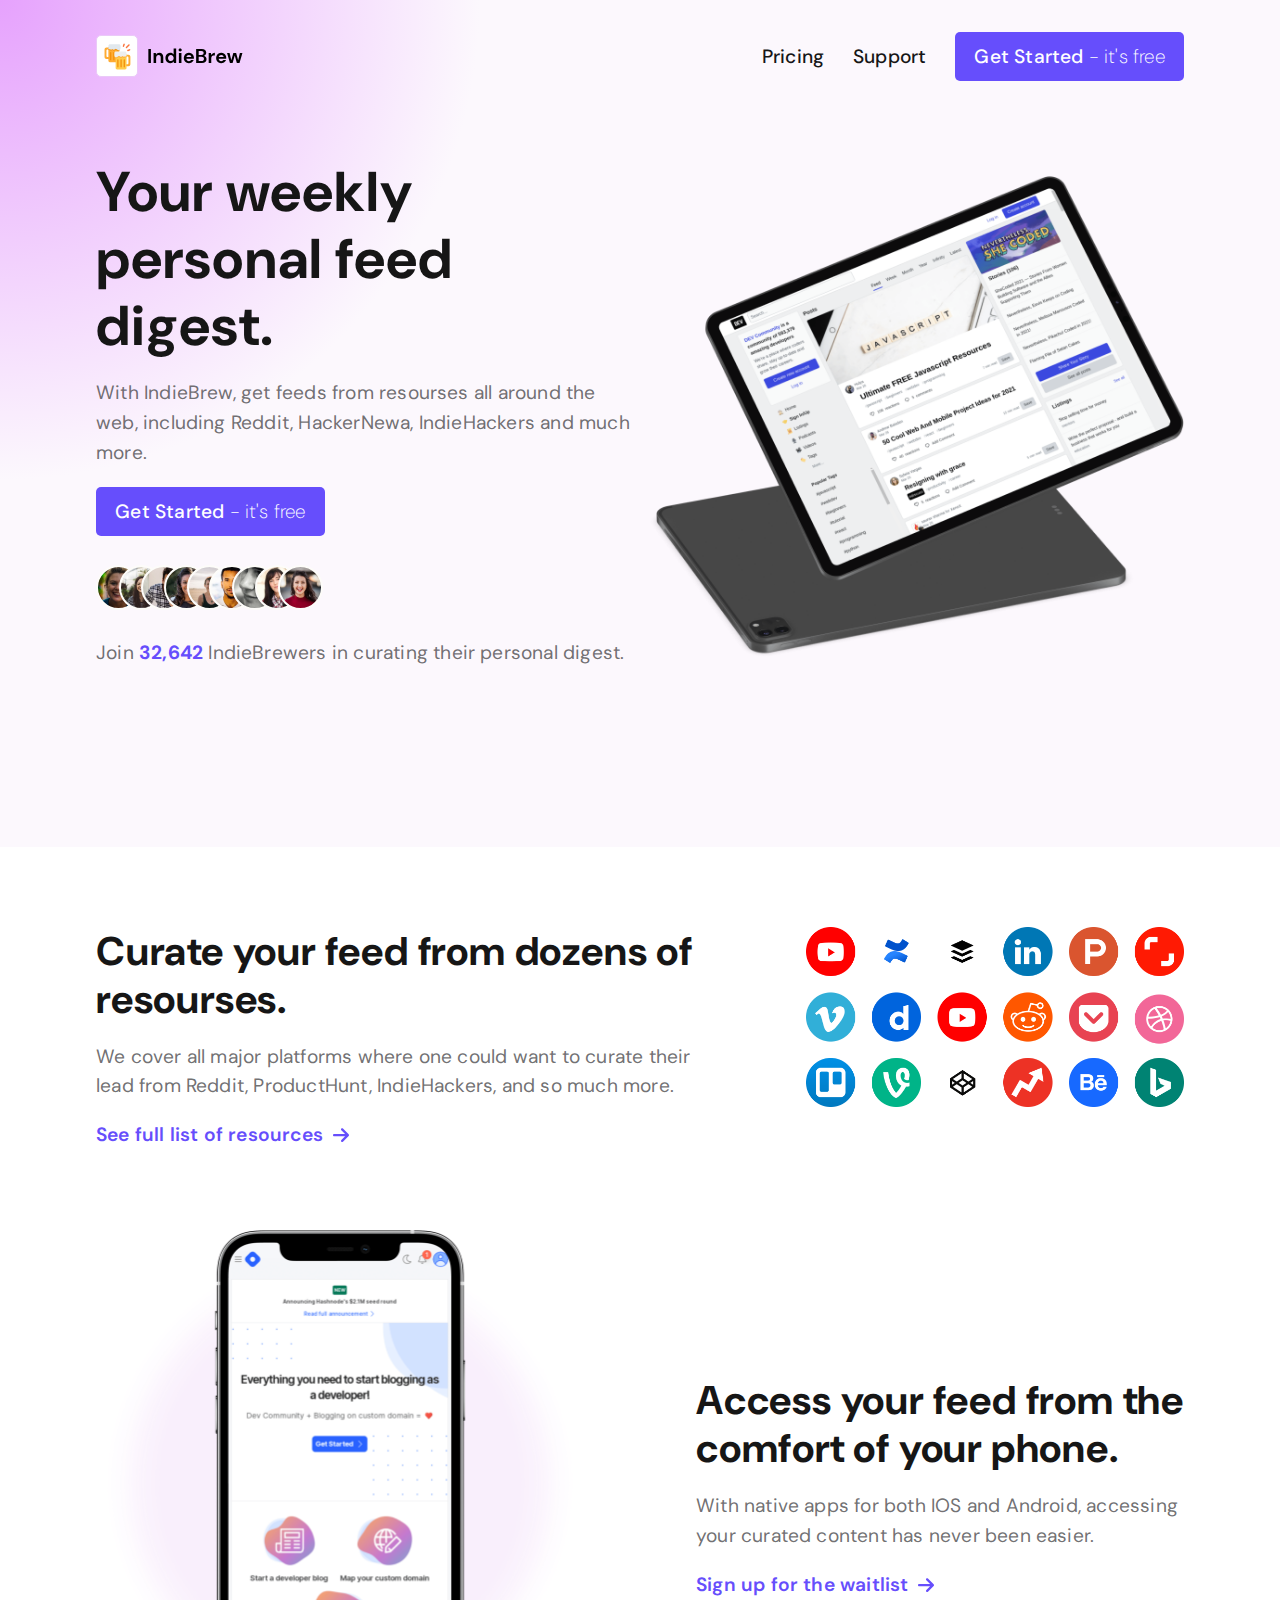
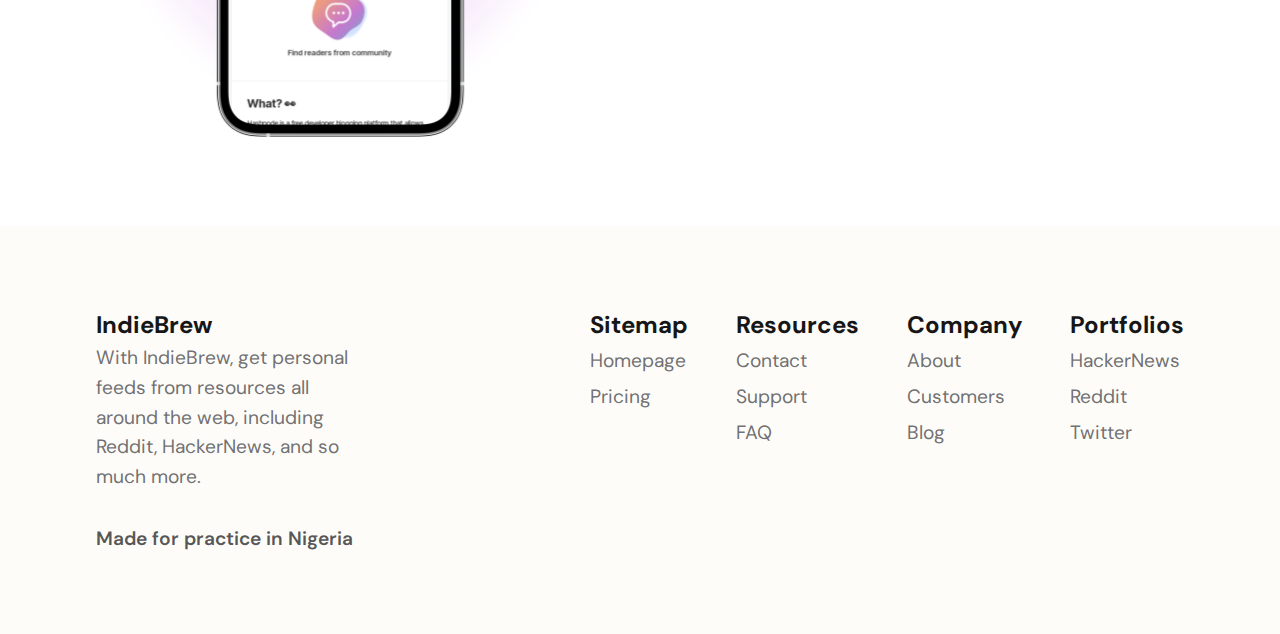
<file: index.html>
<!DOCTYPE html>
<html lang="en">
<head>
    <meta charset="UTF-8">
    <meta name="viewport" content="width=device-width, initial-scale=1.0">
    <title>Indie Brew ~ Home</title>
    <link rel="preconnect" href="https://fonts.googleapis.com">
    <link rel="preconnect" href="https://fonts.gstatic.com" crossorigin>
    <link href="https://fonts.googleapis.com/css2?family=DM+Sans:ital,opsz,wght@0,9..40,100..1000;1,9..40,100..1000&display=swap" rel="stylesheet"> 
    <link rel="stylesheet" href="styles.css">
    </head>
<body>

    <header id="hero">
        <div class="container">
            <nav>
                <img src="assets/logo.svg" alt="">
                <div class="right-header">
                    <ul class="navigation">
                        <li><a href="">Pricing</a></li>
                        <li><a href="">Support</a></li>
                    </ul>
                    <a href="signup.html" class="btn">Get Started <span>- it's free</span></a>
                    <div class="menu">
                        <img src="assets/hamburger-menu.svg" alt="">
                    </div>
                </div>
            </nav>
            <div class="hero-content">
                <div class="left-hero">
                    <h1>Your weekly personal feed digest.</h1>
                    <p>With IndieBrew, get feeds from resourses all around the web, including Reddit, HackerNewa, IndieHackers and much more.</p>
                    <a href="signup.html" class="btn">Get Started <span>- it's free</span></a>
                    <div class="users">
                        <img src="assets/user-avatars.svg" alt="">
                    </div>
                    <p>Join <span class="blue">32,642</span> IndieBrewers in curating their personal digest.</p>
                </div>
                <div class="right-hero">
                    <img src="assets/feed-mockup.png" alt="platform-on-tablet">
                </div>
            </div>
        </div>
    </header>   
    
    <section id="feed">
        <div class="container">
            <div class="resources">
                <div class="left-resources">
                    <h2>Curate your feed from dozens of resourses.</h2>
                    <p>We cover all major platforms where one could want to curate their lead from Reddit, ProductHunt, IndieHackers, and so much more.</p>
                    <a href="" class="btn-2">See full list of resources<svg xmlns="http://www.w3.org/2000/svg" viewBox="0 0 448 512"><path d="M438.6 278.6c12.5-12.5 12.5-32.8 0-45.3l-160-160c-12.5-12.5-32.8-12.5-45.3 0s-12.5 32.8 0 45.3L338.8 224 32 224c-17.7 0-32 14.3-32 32s14.3 32 32 32l306.7 0L233.4 393.4c-12.5 12.5-12.5 32.8 0 45.3s32.8 12.5 45.3 0l160-160z"/></svg></a></svg>
                </div>
                <div class="right-resources">
                    <img src="assets/social-media-icons.png" alt="">
                </div>
            </div>
            <div class="phone">
                <div class="left-phone">
                    <img src="assets/phone-mockup.png" alt="platform-on-phone">
                </div>
                <div class="right-phone">
                    <h2>Access your feed from the comfort of your phone.</h2>
                    <p>With native apps for both IOS and Android, accessing your curated content has never been easier.</p>
                    <a href="" class="btn-2">Sign up for the waitlist<svg xmlns="http://www.w3.org/2000/svg" viewBox="0 0 448 512"><path d="M438.6 278.6c12.5-12.5 12.5-32.8 0-45.3l-160-160c-12.5-12.5-32.8-12.5-45.3 0s-12.5 32.8 0 45.3L338.8 224 32 224c-17.7 0-32 14.3-32 32s14.3 32 32 32l306.7 0L233.4 393.4c-12.5 12.5-12.5 32.8 0 45.3s32.8 12.5 45.3 0l160-160z"/></svg></a>
                </div>
            </div>
        </div>
    </section>

    <footer id="footer">
        <div class="container">
            <div class="left-foot">
                <span class="foot-head">IndieBrew</span>
                <p>With IndieBrew, get personal feeds from resources all around the web, including Reddit, HackerNews, and so much more.</p>
                <p class="foot-1-end">Made for practice in Nigeria</p>
            </div>
            <div class="right-foot">
                <div class="right-foot-1">
                    <span class="foot-head">Sitemap</span>
                    <ul>
                        <li>Homepage</li>
                        <li>Pricing</li>
                    </ul>
                </div>
                <div class="right-foot-2">
                    <span class="foot-head">Resources</span>
                    <ul>
                        <li>Contact</li>
                        <li>Support</li>
                        <li>FAQ</li>
                    </ul>
                </div>
                <div class="right-foot-3">
                    <span class="foot-head">Company</span>
                    <ul>
                        <li>About</li>
                        <li>Customers</li>
                        <li>Blog</li>
                    </ul>
                </div>
                <div class="right-foot-4">
                    <span class="foot-head">Portfolios</span>
                    <ul>
                        <li>HackerNews</li>
                        <li>Reddit</li>
                        <li>Twitter</li>
                    </ul>
                </div>
            </div>
        </div>
    </footer>
    
        
</body>
</html>
</file>
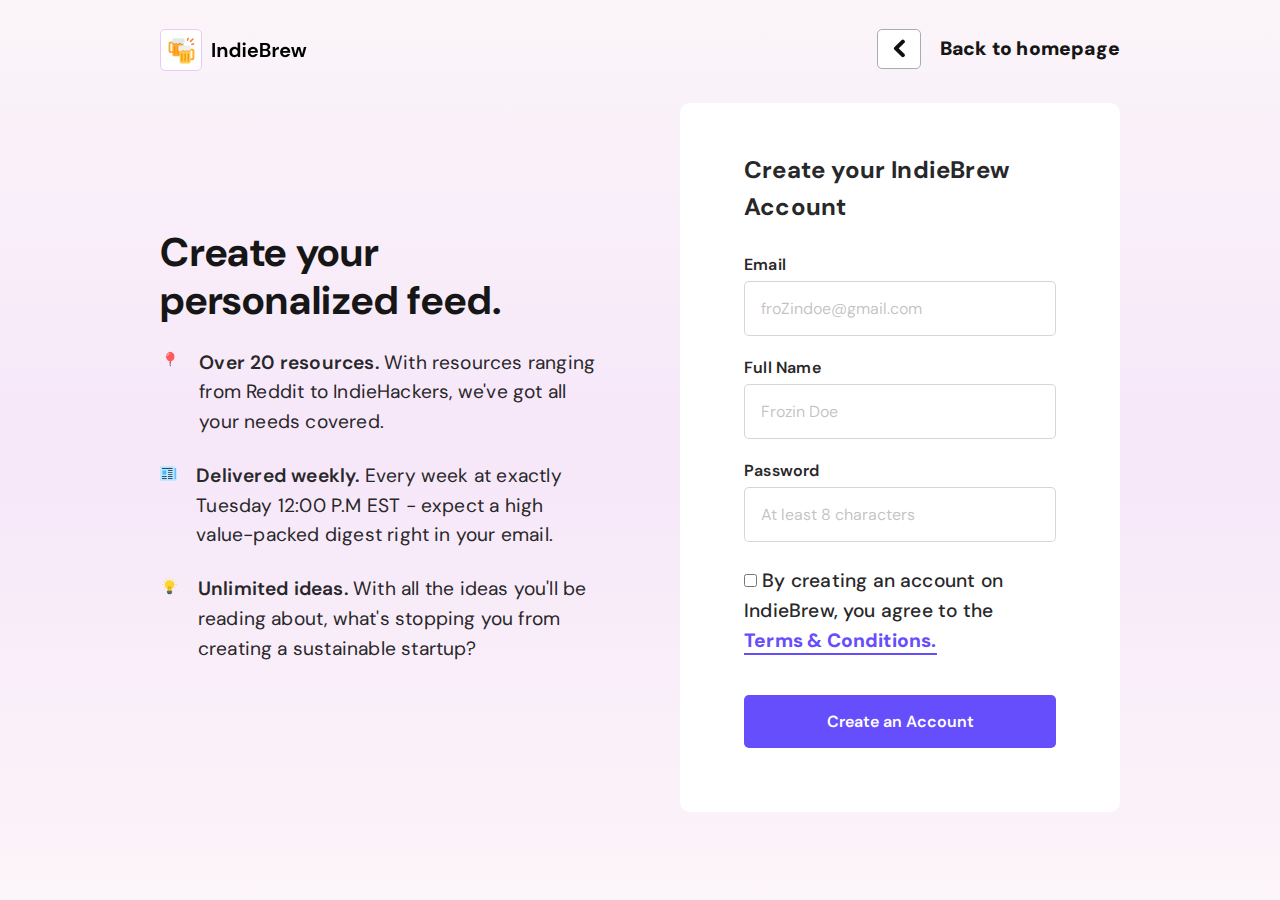
<file: signup.html>
<!DOCTYPE html>
<html lang="en">
<head>
    <meta charset="UTF-8">
    <meta name="viewport" content="width=device-width, initial-scale=1.0">
    <title>SignUp</title>
    <link rel="preconnect" href="https://fonts.googleapis.com">
    <link rel="preconnect" href="https://fonts.gstatic.com" crossorigin>
    <link href="https://fonts.googleapis.com/css2?family=DM+Sans:ital,opsz,wght@0,9..40,100..1000;1,9..40,100..1000&display=swap" rel="stylesheet">  
    <link rel="stylesheet" href="signup.css">
</head>
<body>

    <div class="container">
        <header>
            <img src="assets/logo.svg" alt="logo">
            <div class="back-btn">
                <a href="index.html">
                    <div class="back-icon"><img src="assets/back-arrow.svg" alt="back-arrow"></div>
                    <p>Back to homepage</p>
                </a>
            </div>
        </header>
        <div class="signup-content">
            <div class="left-sign-up">
                <h2>Create your personalized feed.</h2>
                <div class="left-con">
                    <div class="left">
                        <div class="sign-icon"><img src="assets/balloon.png" alt="baloon"></div>
                        <p><span>Over 20 resources.</span> With resources ranging from Reddit to IndieHackers, we've got all your needs covered.</p>                                                
                    </div>
                    <div class="left">
                        <div class="sign-icon"><img src="assets/text-lines.png" alt="news"></div>
                        <p><span>Delivered weekly.</span> Every week at exactly Tuesday 12:00 P.M EST - expect a high value-packed digest right in your email.<p>                                            
                    </div>
                    <div class="left">
                        <div class="sign-icon"><img src="assets/idea.png" alt="bulb"></div>
                        <p><span>Unlimited ideas.</span> With all the ideas you'll be reading about, what's stopping you from creating a sustainable startup?</p>                        
                    </div>
                </div>
            </div>

            <div class="right-sign-up">
                <h4>Create your IndieBrew Account</h4>
                <form action="" method="post">
                    <div class="email">
                        <label for="email">Email</label>
                        <input type="email" name="form-email" id="email" placeholder="froZindoe@gmail.com">
                    </div>
                    <div class="name">
                        <label for="full-name">Full Name</label>
                        <input type="text" name="form-name" id="full-name" placeholder="Frozin Doe">
                    </div>
                    <div class="password">
                        <label for="password">Password</label>
                        <input type="password" name="form-password" id="password" placeholder="At least 8 characters">
                    </div>
                    <div class="check">
                        <input type="checkbox" name="form-agreement" id="check">
                        <label for="check">By creating an account on IndieBrew, you agree to the <a href="">Terms & Conditions.</a>                       
                    </div>
                    <button>Create an Account</button>
                </form>
            </div>
        </div>
    </div>    
        
</body>
</file>
<file: styles.css>
* {
    padding: 0;
    margin: 0;
    box-sizing: border-box;
}
html {
    font-size: 16px;
    line-height: 1.55;
}
body {
    font-family: "DM Sans", sans-serif;    
    color:  rgba(76, 75, 78, 0.8);
    width: 100%;   
    letter-spacing: .01em;
    font-size: 1.2rem;  
}
h1 {
    font-size: 3.5rem;
    letter-spacing: .02em;  
    color: rgb(22, 22, 22);  
    line-height: 1.2;
}
h2 {
    font-size: 2.5rem;
    letter-spacing: .02em;
    color: rgb(22, 22, 22); 
    line-height: 1.2;
}
nav ul {
    color: rgb(22, 22, 22);
    font-weight: 500;
    list-style: none;
    display: flex;
    gap: 1.5em;
}
.hero-content p span {
    color: rgb(102, 78, 252);
    font-weight: 700;    
}
footer span {
    font-size: 1.5rem;
    color: rgb(22, 22, 22);
    font-weight: 700;
    letter-spacing: 0em;
}
.btn span {
    font-weight: 200;
}
.menu {
    display: none;
}
.btn {
    background-color: rgb(102, 78, 252);
    text-decoration: none;
    color: white;
    font-weight: 500;
    padding: .5em 1em;
    display: inline-block;
    border-radius: 5px;
}
.btn-2 img {
    width: .8em;
    
}
svg {
    fill: rgb(102, 78, 252);
    width: 1rem;
}
.btn-2 {
    display: inline-flex;
    align-items: center;
    gap: .5em;
    text-decoration: none;
    color: rgb(102, 78, 252);
    font-weight: 600;
}
.container {
    width: 85%;
    margin: auto;
}
.right-header {
    display: flex;
    gap: 1.5em;
    align-items: center;
}
nav li a {
    text-decoration: none;
    color: inherit;
}
nav li {
    position: relative;
}
nav li::before {
    content: "";
    width: 0%;
    height: 3px;
    background-color: rgb(113, 6, 148);
    position: absolute;
    left: 0;
    bottom: -5px;
    transition: width .1s ease-out;
    border-radius: 5px;
}
nav li:hover {
    color: rgba(32, 32, 32, 0.693);
}
nav li:hover::before {
    width: 100%;
}
nav {
    display: flex;
    justify-content: space-between;
    align-items: center;
}
#hero {   
    background-color: rgba(253, 252, 249, 0.434);   
    background-image: radial-gradient(circle 30rem at 0% 0%,rgb(230, 162, 253), rgb(252, 248, 253));
    padding: 2rem 0 10rem 0;
}
.hero-content {
    display: grid;
    grid-template-columns: 1fr 1fr;
    align-items: center;
    margin-top: 4em;
    gap: .5em;
}
.left-hero p {
    margin: 1em 0;
}
.users {
    margin: 1.5em 0 1em 0;
}
.right-hero img {
    width: 100%;
}
#feed {
    padding: 5rem 0;
}
.resources {
    display: grid;
    grid-template-columns: 55% 1fr;
    gap: 7rem;
    margin-bottom: 5rem;
}
.resources p {
    margin: 1em 0;
}
.right-resources img {
    width: 100%;
}
.phone {
    display: grid;
    grid-template-columns: 1fr 1fr;
    gap: 7rem;
    align-items: center;
}
.left-phone img {
    width: 100%;
}
.phone p {
    margin: 1em 0;
}
footer {
    background-color: rgb(253, 252, 249);
}
footer .container {
    padding: 5rem 0;
    display: flex;
    gap: 20%;
    justify-content: space-between;
    letter-spacing: 0;
    margin: auto;
}
.right-foot ul {
    list-style: none;
}
.right-foot ul li {
    padding: 0.2rem 0;
}
.right-foot {
    display: flex;
    gap: 3rem;
}
.foot-1-end {
    margin-top: 2rem;
    font-weight: 600;
    color: rgba(65, 64, 64, 0.885);
}





@media (max-width:922px) {
    .hero-content {
        grid-template-columns: 1fr;
    }    
    .right-hero {
        order: calc(-1);
        margin-bottom: 2rem;
    }   
    .resources {
        align-items: center;
        gap: 2rem;
    }
    .phone {
        gap: 2rem;
        grid-template-columns: 40% 1fr;
    } 
    footer .container {
        gap: 8%;
    }
    .right-foot {
        display: grid;
        grid-template-columns: 1fr 1fr;
        column-gap: 5rem;
    }
}




@media (max-width:769px) {

    h2 {
        font-size: 2rem;
    }
    .container {
        width: 90%;
    }
    .hero-content {
        grid-template-columns: 1fr;
    }    
    .right-hero {
        order: calc(-1);
        margin-bottom: 2rem;
    }    
    .hero-content .btn {
        margin-top: .5rem;
    }
    .resources {
        align-items: center;
        gap: 2rem;
    }
    .phone {
        gap: 2rem;
        grid-template-columns: 40% 1fr;
    }
    footer .container {
        gap: 8%;
    }
    .right-foot {
        display: grid;
        grid-template-columns: 1fr 1fr;
        column-gap: 5rem;
    }
}
    
    




@media (max-width:600px) {
    h1 {
        font-size: 3.3rem;
        letter-spacing: 1px;
    }
    h2 {
        font-size: 2.2rem;
        letter-spacing: .01em;        
    }
    .container {
        width: 90%;
    }
    
    .right-header a,
    .right-header ul {
        display: none;
    }
    .menu {
        display: flex;
        width: 100%;
    }
    .menu img {
        width: 100%;
    }
    .right-header {
        width: 1.8rem;
    }
    #hero {  
        background-image: radial-gradient(circle 30rem at -50% 20%,rgb(222, 138, 250) 5%, rgb(252, 248, 253));        
    }
   
    .btn {
        padding: 1rem 2rem;
    }
    #feed {
        padding: 2rem 0;
    }
    .resources {
        display: grid;
        grid-template-columns:1fr;
        gap: 2rem;
        margin-bottom: 3rem;
    }
    .right-resources {
        order: calc(-1);
    }
    .resources p {
        margin: 1em 0;
    }
    .phone {
        grid-template-columns: 1fr;
        gap: 3rem;
        margin-bottom: 3rem;

    }
    .left-phone {
        width: 90%;
        margin: auto;
    }
    footer .container {
        display: block;
        padding-bottom: 2rem;
    }
   
    .right-foot {
        display: grid;
        grid-template-columns: 1fr 1fr;
        margin: 2rem 0;
        justify-content: space-between;
        column-gap: 20%;
    }
}
</file>
<file: signup.css>
* {
    padding: 0;
    margin: 0;
    box-sizing: border-box;
}
html {
    font-size: 16px;
    line-height: 1.55;
}
body {
    font-family: "DM Sans", sans-serif;    
    color:  rgb(40, 39, 41);
    width: 100%;   
    letter-spacing: .01em;
    font-size: 1.2rem;
    min-height: 100vh;
    background-image: linear-gradient(rgb(251, 245, 249), rgb(246, 231, 249), rgb(252, 245, 249));
}
h2 {
    font-size: 2.5rem;
    letter-spacing: .02em;
    color: rgb(22, 22, 22); 
    line-height: 1.2;
    margin-bottom: 1.5rem;
}
h4 {
    font-weight: 700;
    font-size: 1.5rem;
    margin-bottom: 2rem;
}
.container {
    width: 75%;
    margin: auto;
    padding: 1.8rem 0;
}
header {
    display: flex;
    justify-content: space-between;
}
.back-btn a {
    display: flex;
    align-items: center;
    gap: 1em;
    text-decoration: none;
    color: rgb(22, 22, 22);
}
.back-btn p {
    font-weight: 900;
}
.back-icon {
    width: 1rem;
    border: 1px solid rgb(173, 172, 172);
    border-radius: 5px;
    background-color: white;
    display: flex;
    align-items: center;
    justify-content: center;
    padding: .5em 1.1em;
}
.signup-content {
    display: grid;
    grid-template-columns: 1fr 1fr;
    margin-top: 2rem;
    gap: 5rem;    
    align-items: center;
}
.sign-icon {
    width: 2.5em;
}
.sign-icon img {
    width: 100%;
}
.left {
    display: flex;
    align-items: top;
    gap: 1em;
    margin-bottom: 1.5rem;
}
.left p span {
    font-weight: 600;
}
.right-sign-up {
    background-color: white;
    padding: 3rem 4rem 4rem 4rem;
    border-radius: 10px;
}
form label:not(:last-child) {
    display: block;
    line-height: 1;
    margin-bottom: .5rem;
    font-weight: 600;
    font-size: 1rem;
}
.check label {
    font-weight: 500;
}
form div {
    margin-bottom: 1.5rem;
} 
form button {
    width: 100%;
    padding: 1em;
    border: none;
    background-color: rgb(102, 78, 252);
    color: white;
    font-family: "DM Sans", sans-serif;
    font-weight: 600;
    font-size: 1rem;
    margin-top: 1rem;
    border-radius: 5px;
    cursor: pointer;
}
input[type=email],
input[type=text],
input[type=password] {
    width: 100%;
    padding: 1rem 1rem;
    font-family: "DM Sans", sans-serif;
    font-size: 1rem;
    border-radius: 5px;
    border: 1px solid rgba(163, 163, 163, 0.45);    
}input[type=email]::placeholder,
input[type=text]::placeholder,
input[type=password]::placeholder {
    color: rgba(128, 128, 128, 0.468);
}

label a {
    text-decoration: none;
    color: rgb(102, 78, 252);
    font-weight: 800;
    border-bottom: 2.5px solid rgb(102, 78, 252);
}




@media (max-width:922px) {
    h2 {
        font-size: 2.2rem;
        margin: 1.5rem 0;
       }
    .back-btn p {
        font-weight: 600;
       }
       .signup-content {
        grid-template-columns: 1fr;    
        gap: 2rem;
       }
       .left-con {
        margin-top: 2.5rem;
        margin-bottom: 0;
       }
       .right-sign-up {
        padding: 4rem 5rem 5rem 5rem;
       }  
}




@media (max-width:769px) {
   .container {
    width: 90%;
   }
   .back-btn p {
    font-weight: 600;
   }
   .signup-content {
    grid-template-columns: 1fr;    
    gap: 2rem;
   }
   h2 {
    font-size: 2.2rem;
    margin: 1.5rem 0;
   }
   .left-con {
    margin-top: 2.5rem;
    margin-bottom: 0;
   }
   .right-sign-up {
    padding: 4rem 5rem 5rem 5rem;
   }  
}




@media (max-width:600px) {
    .back-btn p {
        display: none;
    }
    .sign-icon {
        width: 5rem;
    }
    .left {
        gap: .3rem;
    }
    .left-con {
        margin-top: 2rem;
    }
    h2 {
        margin: 0;
    }
    .signup-content {
        gap: 1em;
    }
    .right-sign-up {
        padding: 2rem 3rem 3rem 3rem;
    }
    form div {
        margin-bottom: 2rem;
    }
}
</file>
